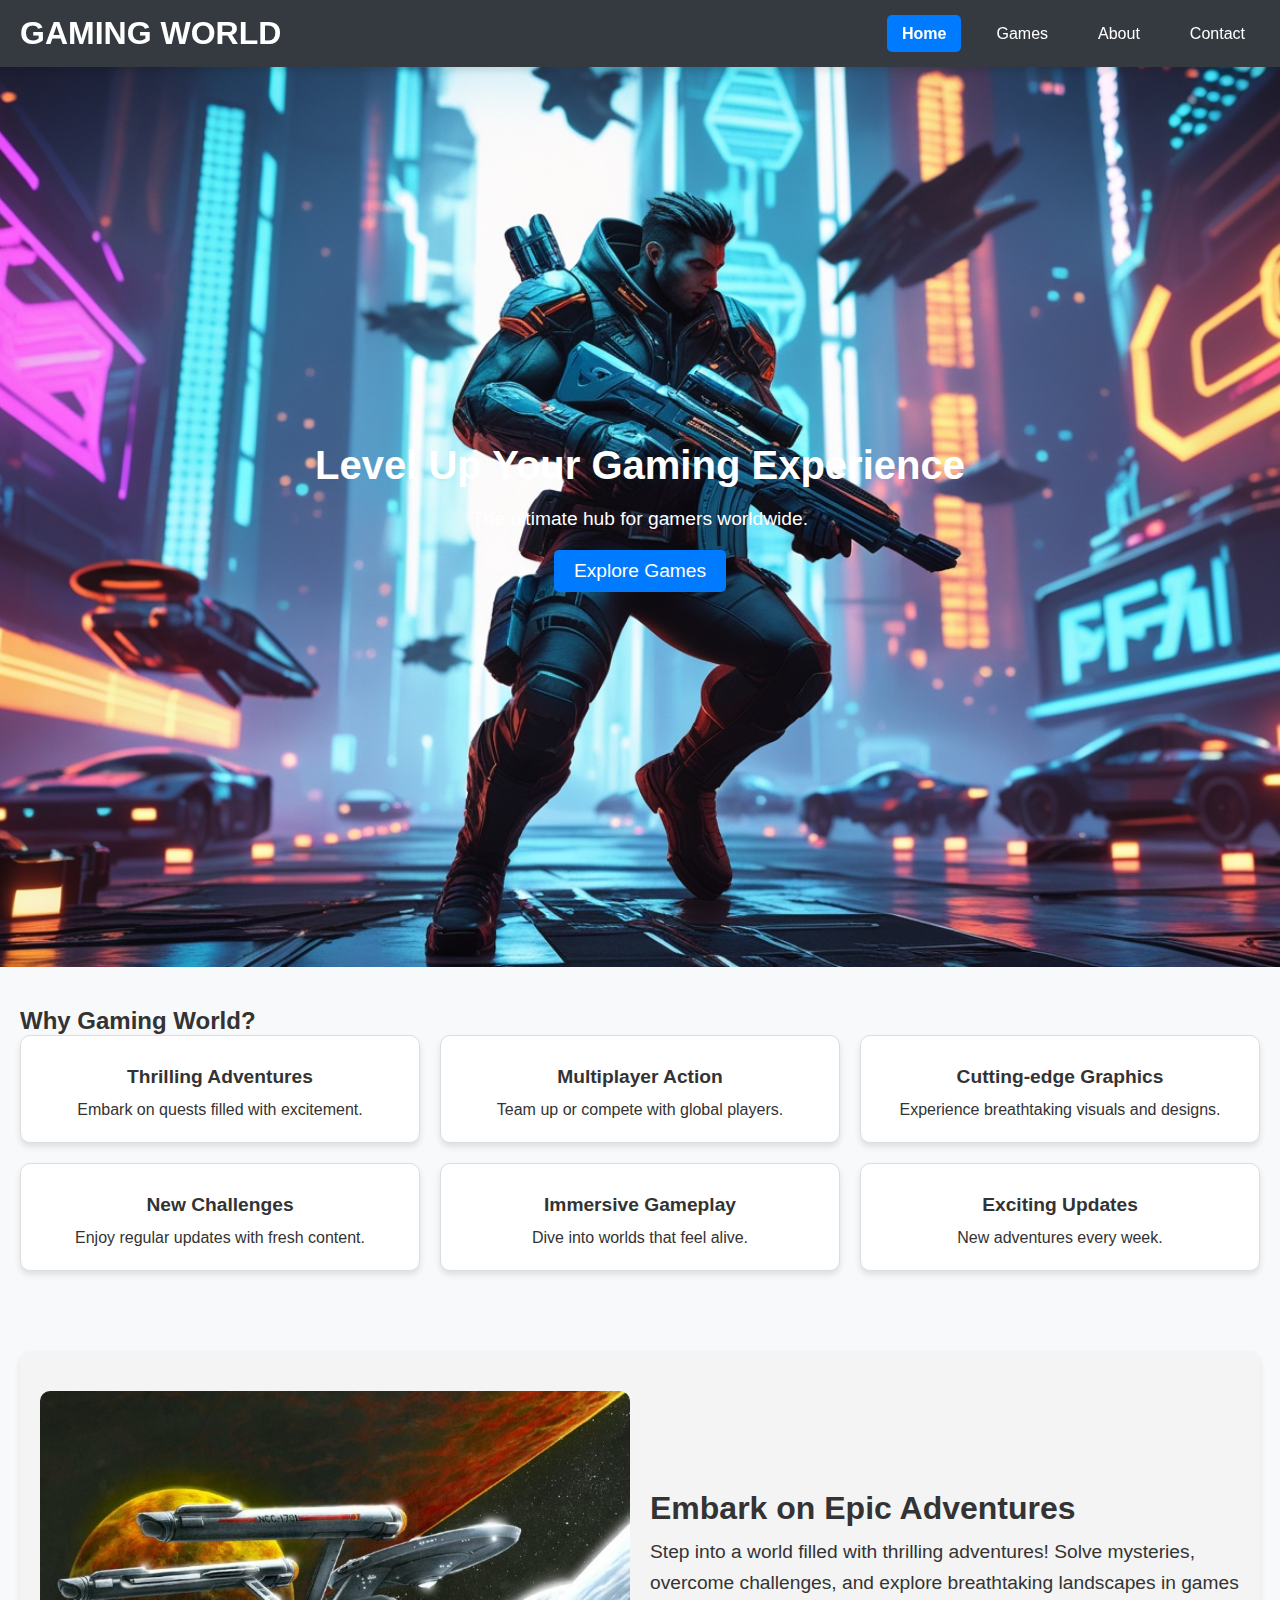
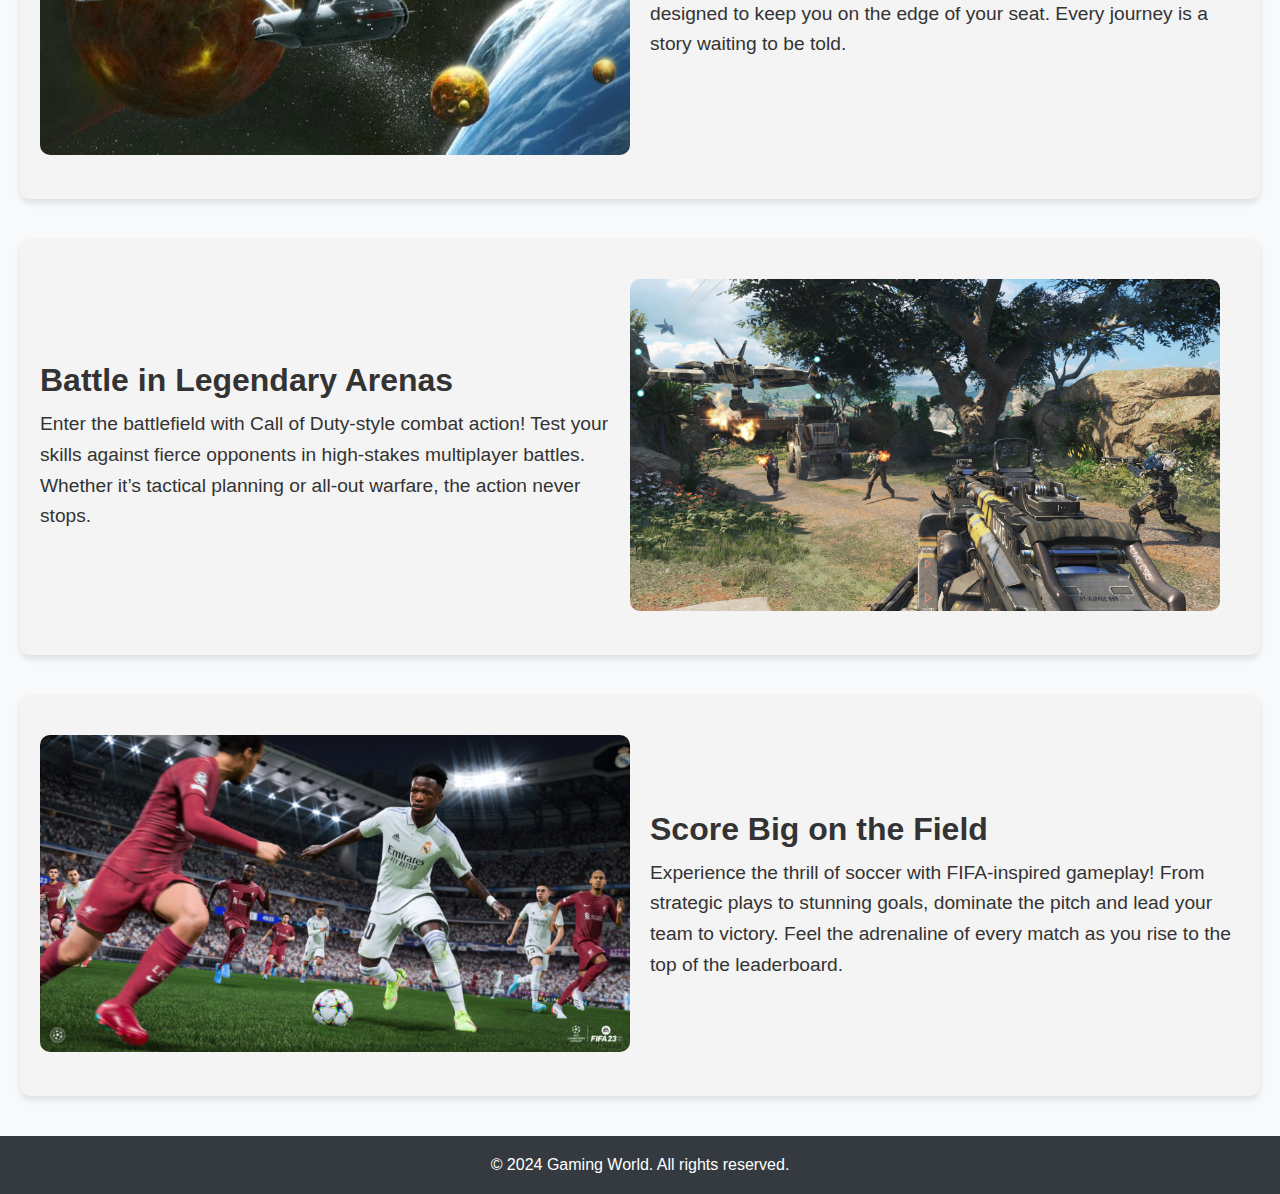
<file: index.html>
<!DOCTYPE html>
<html lang="en">
<head>
  <meta charset="UTF-8">
  <meta name="viewport" content="width=device-width, initial-scale=1.0">
  <title>Gaming World</title>
  <link rel="stylesheet" href="/css/style.css">
  <script>
   document.addEventListener("DOMContentLoaded", () => {
  const currentPage = window.location.pathname.split("/").pop();
  document.querySelectorAll(".nav-links a").forEach(link => {
    link.classList.toggle("active", link.getAttribute("href") === currentPage);
  });
});

  
    function toggleMenu() {
      const navLinks = document.querySelector(".nav-links");
      navLinks.classList.toggle("show");
    }
  </script>
  
  
</head>
<body>
  <header class="navbar-header">
    <div class="container">
      <h1 class="logo">Gaming World</h1>
      <nav class="navbar">
        <button class="menu-toggle" onclick="toggleMenu()">☰</button>
        <ul class="nav-links">
          <li><a href="index.html">Home</a></li>
          <li><a href="games.html">Games</a></li>
          <li><a href="about.html">About</a></li>
          <li><a href="contact.html">Contact</a></li>
        </ul>
      </nav>
    </div>
  </header>

  <section class="hero">
    <h2>Level Up Your Gaming Experience</h2>
    <p>The ultimate hub for gamers worldwide.</p>
    <a href="games.html" class="btn">Explore Games</a>
  </section>

  <section class="features">
    <h2>Why Gaming World?</h2>
    <div class="cards">
      <div class="card">
        <h3>Thrilling Adventures</h3>
        <p>Embark on quests filled with excitement.</p>
      </div>
      <div class="card">
        <h3>Multiplayer Action</h3>
        <p>Team up or compete with global players.</p>
      </div>
      <div class="card">
        <h3>Cutting-edge Graphics</h3>
        <p>Experience breathtaking visuals and designs.</p>
      </div>
      <div class="card">
        <h3>New Challenges</h3>
        <p>Enjoy regular updates with fresh content.</p>
      </div>
      <div class="card">
        <h3>Immersive Gameplay</h3>
        <p>Dive into worlds that feel alive.</p>
      </div>
      <div class="card">
        <h3>Exciting Updates</h3>
        <p>New adventures every week.</p>
      </div>
    </div>
  </section>
  <section class="gaming-showcase">
    <div class="showcase-image">
      <img src="images/Annotation.jpg" alt="Adventure Gaming Scene">
    </div>
    <div class="showcase-text">
      <h2>Embark on Epic Adventures</h2>
      <p>
        Step into a world filled with thrilling adventures! Solve mysteries, overcome challenges, 
        and explore breathtaking landscapes in games designed to keep you on the edge of your seat. 
        Every journey is a story waiting to be told.
      </p>
    </div>
  </section>
  
  <section class="gaming-showcase">
    <div class="showcase-text">
      <h2>Battle in Legendary Arenas</h2>
      <p>
        Enter the battlefield with Call of Duty-style combat action! Test your skills against 
        fierce opponents in high-stakes multiplayer battles. Whether it’s tactical planning or 
        all-out warfare, the action never stops.
      </p>
    </div>
    <div class="showcase-image">
      <img src="images/cod.jpg" alt="Action Gaming Scene">
    </div>
  </section>
  
  <section class="gaming-showcase">
    <div class="showcase-image">
      <img src="images/fifa.jpg" alt="Sports Gaming Scene">
    </div>
    <div class="showcase-text">
      <h2>Score Big on the Field</h2>
      <p>
        Experience the thrill of soccer with FIFA-inspired gameplay! From strategic plays to 
        stunning goals, dominate the pitch and lead your team to victory. Feel the adrenaline 
        of every match as you rise to the top of the leaderboard.
      </p>
    </div>
  </section>
    <footer>
    <p>&copy; 2024 Gaming World. All rights reserved.</p>
  </footer>
</body>
</html>
</file>
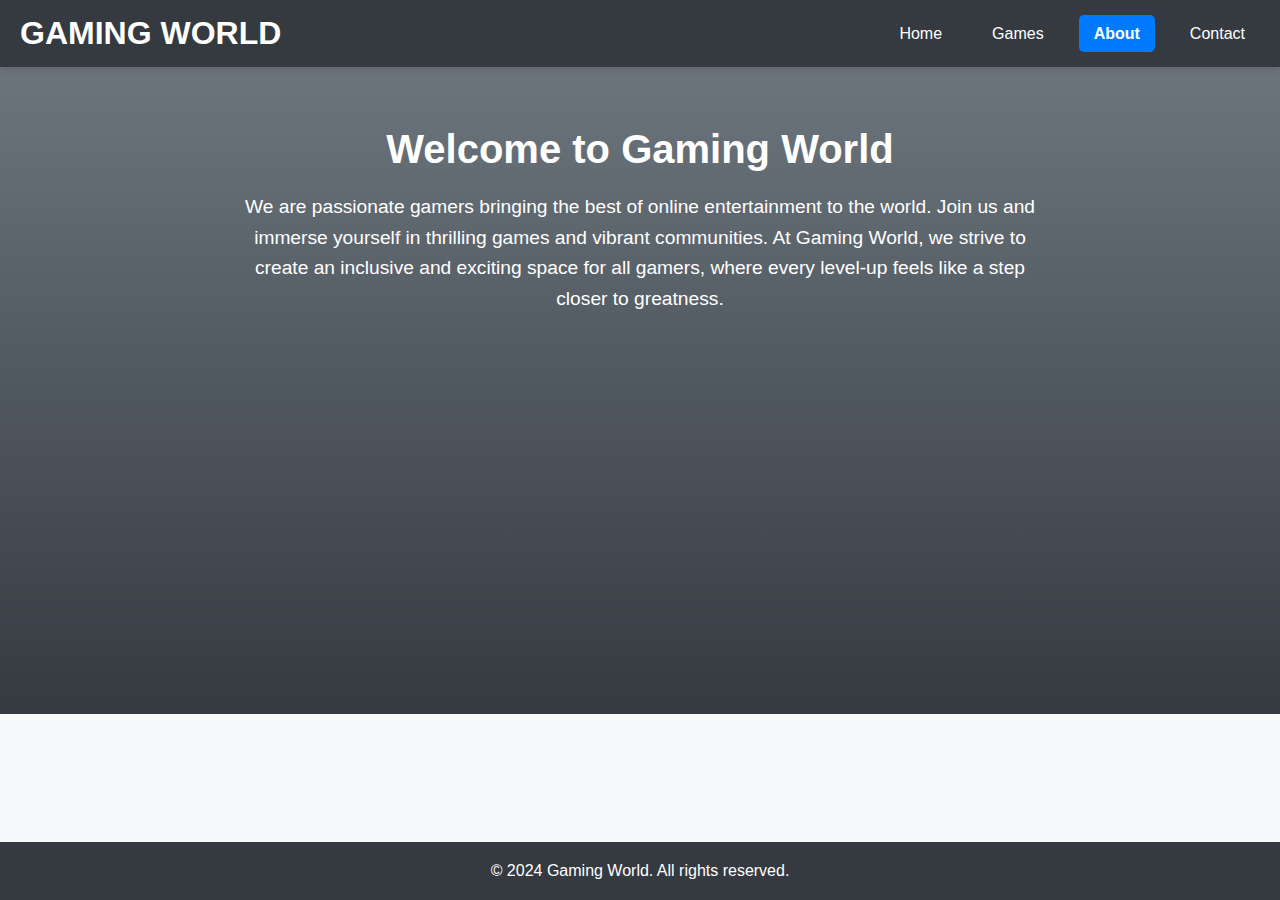
<file: about.html>
<!DOCTYPE html>
<html lang="en">

<head>
  <meta charset="UTF-8">
  <meta name="viewport" content="width=device-width, initial-scale=1.0">
  <title>About - Gaming World</title>
  <link rel="stylesheet" href="./css/style.css">
  <script>
  document.addEventListener("DOMContentLoaded", () => {
  const currentPage = window.location.pathname.split("/").pop();
  document.querySelectorAll(".nav-links a").forEach(link => {
    link.classList.toggle("active", link.getAttribute("href") === currentPage);
  });
});

  
    function toggleMenu() {
      const navLinks = document.querySelector(".nav-links");
      navLinks.classList.toggle("show");
    }
  </script>
  <style>
body {
  margin: 0;
  font-family: Arial, sans-serif;
  display: flex;
  flex-direction: column;
  min-height: 100vh; 
}

main {
  flex: 1; 
}

footer {
  text-align: center;
  padding: 20px;
  background-color: #343a40;
  color: white;
}
.about-us{
  height: 58.6vh;
}

  </style>
  
</head>

<body>
  <header class="navbar-header">
    <div class="container">
      <h1 class="logo">Gaming World</h1>
      <nav class="navbar">
        <button class="menu-toggle" onclick="toggleMenu()">☰</button>
        <ul class="nav-links">
          <li><a href="index.html">Home</a></li>
          <li><a href="games.html">Games</a></li>
          <li><a href="about.html">About</a></li>
          <li><a href="contact.html">Contact</a></li>
        </ul>
      </nav>
    </div>
  </header>
  <main>
    <section class="about-us">
      <h2>Welcome to Gaming World</h2>
      <p>
        We are passionate gamers bringing the best of online entertainment to the world.
        Join us and immerse yourself in thrilling games and vibrant communities.
        At Gaming World, we strive to create an inclusive and exciting space for all gamers,
        where every level-up feels like a step closer to greatness.
      </p>
    </section>
  </main>
  <footer>
    <p>&copy; 2024 Gaming World. All rights reserved.</p>
  </footer>
</body>

</html>
</file>
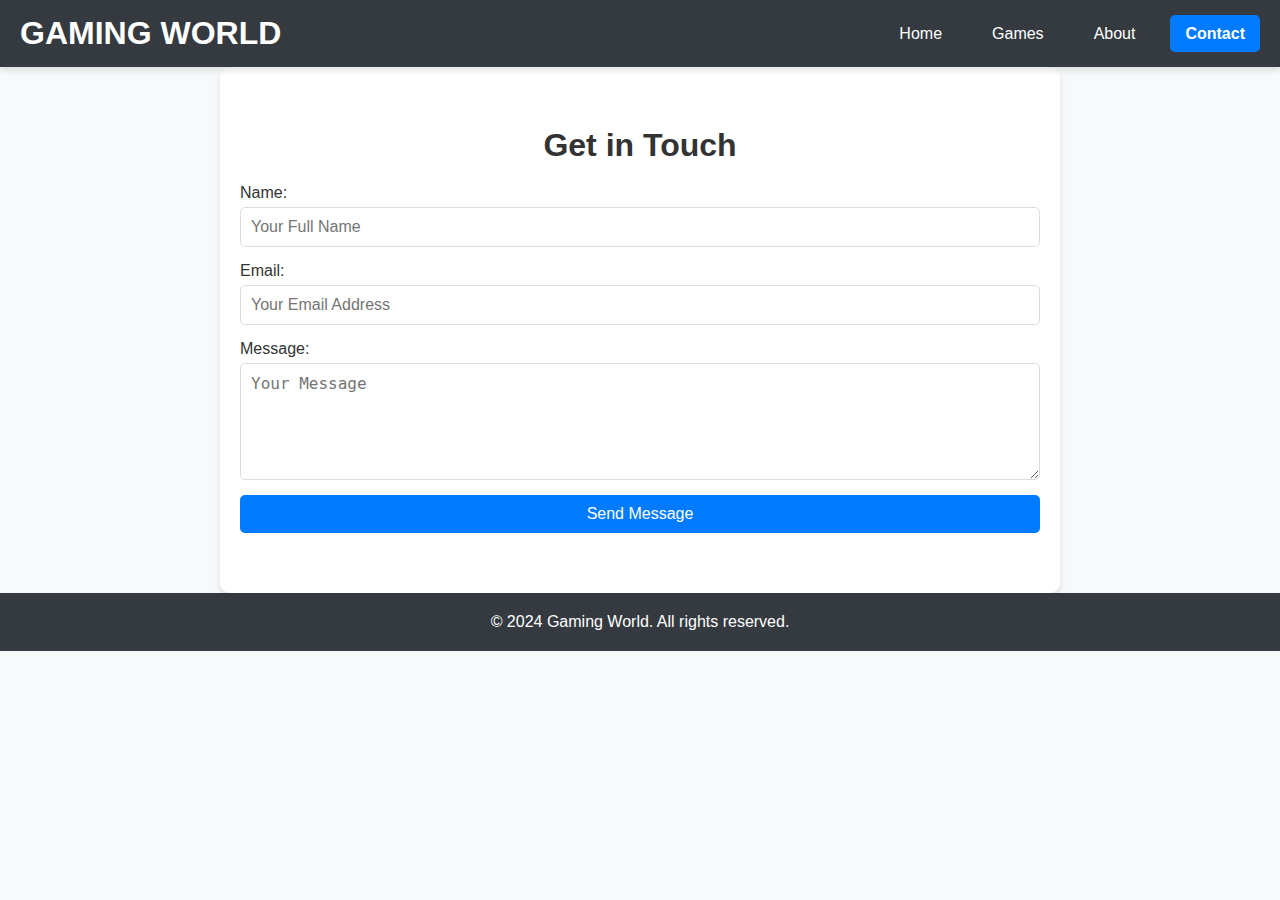
<file: contact.html>
<!DOCTYPE html>
<html lang="en">
<head>
  <meta charset="UTF-8">
  <meta name="viewport" content="width=device-width, initial-scale=1.0">
  <title>Contact - Gaming World</title>
 <link rel="stylesheet" href="./css/style.css">
 <script>
  document.addEventListener("DOMContentLoaded", () => {
  const currentPage = window.location.pathname.split("/").pop();
  document.querySelectorAll(".nav-links a").forEach(link => {
    link.classList.toggle("active", link.getAttribute("href") === currentPage);
  });
});


  function toggleMenu() {
    const navLinks = document.querySelector(".nav-links");
    navLinks.classList.toggle("show");
  }
</script>

</head>
<body>
  <header class="navbar-header">
    <div class="container">
      <h1 class="logo">Gaming World</h1>
      <nav class="navbar">
        <button class="menu-toggle" onclick="toggleMenu()">☰</button>
        <ul class="nav-links">
          <li><a href="index.html">Home</a></li>
          <li><a href="games.html">Games</a></li>
          <li><a href="about.html">About</a></li>
          <li><a href="contact.html">Contact</a></li>
        </ul>
      </nav>
    </div>
  </header>
  
  

  <main>
    <section class="contact-form">
      <h2>Get in Touch</h2>
      <form>
        <div class="form-group">
          <label for="name">Name:</label>
          <input type="text" id="name" name="name" placeholder="Your Full Name" required>
        </div>
        <div class="form-group">
          <label for="email">Email:</label>
          <input type="email" id="email" name="email" placeholder="Your Email Address" required>
        </div>
        <div class="form-group">
          <label for="message">Message:</label>
          <textarea id="message" name="message" placeholder="Your Message" rows="5" required></textarea>
        </div>
        <button type="submit" class="btn">Send Message</button>
      </form>
    </section>
  </main>

  <footer>
    <p>&copy; 2024 Gaming World. All rights reserved.</p>
  </footer>
</body>
</html>
</file>
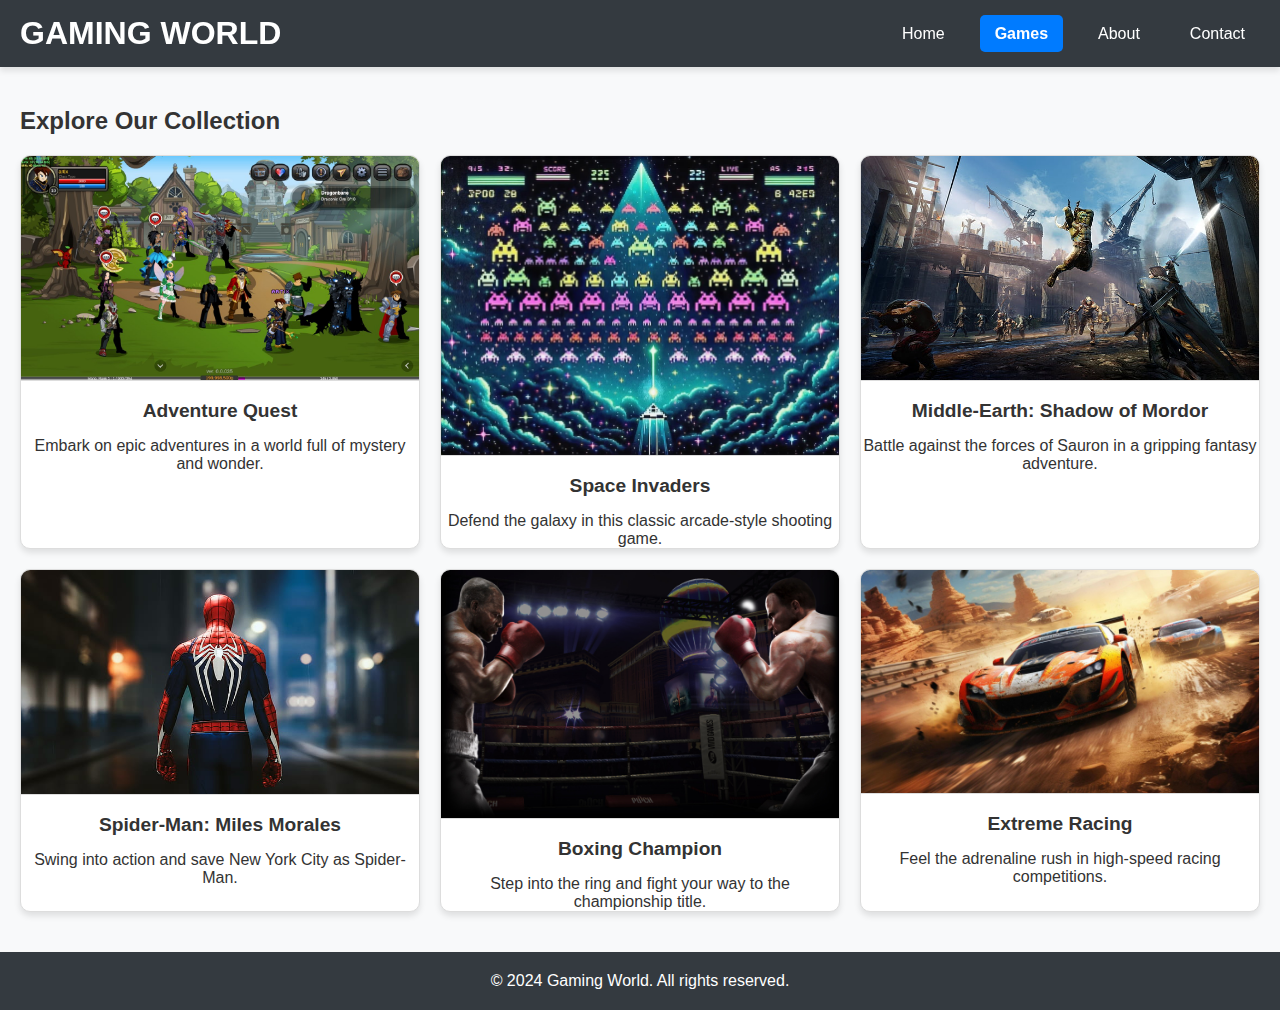
<file: games.html>
<!DOCTYPE html>
<html lang="en">
<head>
  <meta charset="UTF-8">
  <meta name="viewport" content="width=device-width, initial-scale=1.0">
  <title>Games - Gaming World</title>
 <link rel="stylesheet" href="./css/style.css">
 <script>
  document.addEventListener("DOMContentLoaded", () => {
  const currentPage = window.location.pathname.split("/").pop();
  document.querySelectorAll(".nav-links a").forEach(link => {
    link.classList.toggle("active", link.getAttribute("href") === currentPage);
  });
});


  function toggleMenu() {
    const navLinks = document.querySelector(".nav-links");
    navLinks.classList.toggle("show");
  }
</script>


</head>
<body>
  <header class="navbar-header">
    <div class="container">
      <h1 class="logo">Gaming World</h1>
      <nav class="navbar">
        <button class="menu-toggle" onclick="toggleMenu()">☰</button>
        <ul class="nav-links">
          <li><a href="index.html">Home</a></li>
          <li><a href="games.html">Games</a></li>
          <li><a href="about.html">About</a></li>
          <li><a href="contact.html">Contact</a></li>
        </ul>
      </nav>
    </div>
  </header>
  
    <main>
      <section class="games-list">
        <h2>Explore Our Collection</h2>
        <div class="game-cards">
          <div class="game-card">
            <img src="images/game1.jpg" alt="Adventure Quest">
            <h3>Adventure Quest</h3>
            <p>Embark on epic adventures in a world full of mystery and wonder.</p>
          </div>
          <div class="game-card">
            <img src="images/game2.webp" alt="Space Invaders">
            <h3>Space Invaders</h3>
            <p>Defend the galaxy in this classic arcade-style shooting game.</p>
          </div>
          <div class="game-card">
            <img src="images/middle-earth-shadow-of-mordor.jpg" alt="Middle-Earth: Shadow of Mordor">
            <h3>Middle-Earth: Shadow of Mordor</h3>
            <p>Battle against the forces of Sauron in a gripping fantasy adventure.</p>
          </div>
          <div class="game-card">
            <img src="images/spider-man.jpg" alt="Spider-Man: Miles Morales">
            <h3>Spider-Man: Miles Morales</h3>
            <p>Swing into action and save New York City as Spider-Man.</p>
          </div>
          <div class="game-card">
            <img src="images/boxing.jpg" alt="Boxing Champion">
            <h3>Boxing Champion</h3>
            <p>Step into the ring and fight your way to the championship title.</p>
          </div>
          <div class="game-card">
            <img src="images/racing-game.jpg" alt="Extreme Racing">
            <h3>Extreme Racing</h3>
            <p>Feel the adrenaline rush in high-speed racing competitions.</p>
          </div>
        </div>
      </section>
      
  </main>
  <footer>
    <p>&copy; 2024 Gaming World. All rights reserved.</p>
  </footer>
</body>
</html>
</file>
<file: css/style.css>
body {
  margin: 0;
  font-family: Arial, sans-serif;
  background-color: #f8f9fa;
  color: #333;
}

h1, h2, p {
  margin: 0;
}

.navbar-header {
  background-color: #343a40;
  color: white;
  padding: 15px 20px;
  box-shadow: 0 4px 6px rgba(0, 0, 0, 0.1);
  position: sticky;
  top: 0;
  z-index: 1000;
}

.navbar-header .container {
  display: flex;
  justify-content: space-between;
  align-items: center;
}

.logo {
  font-size: 2rem;
  font-weight: bold;
  color: #ffffff;
  text-transform: uppercase;
  text-decoration: none;
}

.navbar {
  position: relative;
}

.nav-links {
  display: flex;
  list-style: none;
  margin: 0;
  padding: 0;
  gap: 20px;
}

.nav-links li a {
  color: white;
  text-decoration: none;
  padding: 10px 15px;
  font-size: 1rem;
  border-radius: 5px;
  transition: all 0.3s ease;
}

.nav-links li a:hover,
.nav-links li a.active {
  background-color: #007bff;
  color: white;
  font-weight: bold;
}
.menu-toggle {
  display: none;
  background-color: #007bff;
  border: none;
  color: white;
  font-size: 1.5rem;
  padding: 5px 10px;
  border-radius: 5px;
  cursor: pointer;
}
.hero {
  background: url('/images/Gaming_wallpaper.jpg') no-repeat center center/cover;
  color: white;
  height: 100vh;
  display: flex;
  flex-direction: column;
  justify-content: center;
  align-items: center;
}


.hero h2 {
  font-size: 2.5rem;
}

.hero p {
  font-size: 1.2rem;
  margin: 20px 0;
}

.hero .btn {
  background-color: #007bff;
  color: white;
  padding: 10px 20px;
  border-radius: 5px;
  text-decoration: none;
  font-size: 1.2rem;
}

.hero .btn:hover {
  background-color: #0056b3;
}

.features {
  padding: 40px 20px;
}

.cards {
  display: grid;
  grid-template-columns: repeat(3, 1fr);
  gap: 20px;
}

.card {
  background-color: white;
  border: 1px solid #ddd;
  border-radius: 10px;
  padding: 20px;
  box-shadow: 0 4px 6px rgba(0, 0, 0, 0.1);
  text-align: center;
  transition: transform 0.3s, box-shadow 0.3s;
}

.card:hover {
  transform: translateY(-5px);
  box-shadow: 0 8px 12px rgba(0, 0, 0, 0.2);
}

.card h3 {
  margin: 10px 0;
  font-size: 1.2rem;
}

.card p {
  font-size: 1rem;
  line-height: 1.5;
}

.gaming-showcase {
  display: flex;
  align-items: center;
  justify-content: space-between;
  padding: 40px 20px;
  margin: 40px auto;
  background-color: #f4f4f4;
  border-radius: 10px;
  max-width: 1200px;
  box-shadow: 0 4px 6px rgba(0, 0, 0, 0.1);
}

.showcase-image {
  flex: 1;
  margin-right: 20px;
}

.showcase-image img {
  width: 100%;
  border-radius: 10px;
}

.showcase-text {
  flex: 1;
}

.showcase-text h2 {
  font-size: 2rem;
  margin-bottom: 10px;
}

.showcase-text p {
  font-size: 1.2rem;
  line-height: 1.6;
}
.contact-form {
  padding: 60px 20px;
  max-width: 800px;
  margin: 0 auto;
  background-color: white;
  border-radius: 10px;
  box-shadow: 0 4px 6px rgba(0, 0, 0, 0.1);
}

.contact-form h2 {
  text-align: center;
  font-size: 2rem;
  margin-bottom: 20px;
}

form {
  display: flex;
  flex-direction: column;
  gap: 15px;
}

.form-group {
  display: flex;
  flex-direction: column;
}

.form-group label {
  font-size: 1rem;
  margin-bottom: 5px;
}

.form-group input,
.form-group textarea {
  font-size: 1rem;
  padding: 10px;
  border: 1px solid #ddd;
  border-radius: 5px;
  outline: none;
  transition: border-color 0.3s ease;
}

.form-group input:focus,
.form-group textarea:focus {
  border-color: #007bff;
}

.btn {
  font-size: 1rem;
  padding: 10px 20px;
  background-color: #007bff;
  color: white;
  border: none;
  border-radius: 5px;
  cursor: pointer;
  transition: background-color 0.3s ease;
}

.btn:hover {
  background-color: #0056b3;
}

footer {
  text-align: center;
  padding: 20px 10px;
  background-color: #343a40;
  color: white;
}
 .games-list {
  padding: 40px 20px;
}

.game-cards {
  display: grid;
  grid-template-columns: repeat(3, 1fr);
  gap: 20px;
  margin-top: 20px;
}

.game-card {
  background-color: white;
  border: 1px solid #ddd;
  border-radius: 10px;
  box-shadow: 0 4px 6px rgba(0, 0, 0, 0.1);
  text-align: center;
  overflow: hidden;
  transition: transform 0.3s, box-shadow 0.3s;
}

.game-card:hover {
  transform: translateY(-5px);
  box-shadow: 0 8px 12px rgba(0, 0, 0, 0.2);
}

.game-card img {
  width: 100%;
  height: auto;
  border-bottom: 1px solid #ddd;
}

.game-card h3 {
  margin: 15px 0;
  font-size: 1.2rem;
}
 .about-us {
  padding: 60px 20px;
  text-align: center;
  background: linear-gradient(to bottom, #6c757d, #343a40);
  color: white;
}

.about-us h2 {
  font-size: 2.5rem;
  margin-bottom: 20px;
}

.about-us p {
  font-size: 1.2rem;
  line-height: 1.6;
  max-width: 800px;
  margin: 0 auto;
}

@media (max-width: 768px) {
  .menu-toggle {
      display: inline-block;
  }
  .navbar-header .container {
      display: block;
  }
  .nav-links {
      display: none;
      flex-direction: column;
      background-color: #343a40;
      position: absolute;
      top: 60px;
      right: 20px;
      width: 200px;
      border-radius: 5px;
      box-shadow: 0 4px 6px rgba(0, 0, 0, 0.2);
  }
  .nav-links.show {
      display: flex;
  }
  .nav-links li a {
      padding: 10px 20px;
  }
}


@media (max-width: 768px) {
  .hero {
      text-align: center;
      padding: 20px;
  }
  .cards,
  .game-cards {
      grid-template-columns: 1fr;
  }
  .gaming-showcase {
      flex-direction: column;
      padding: 20px;
  }
  .showcase-image {
      margin-bottom: 20px;
  }
}
</file>
